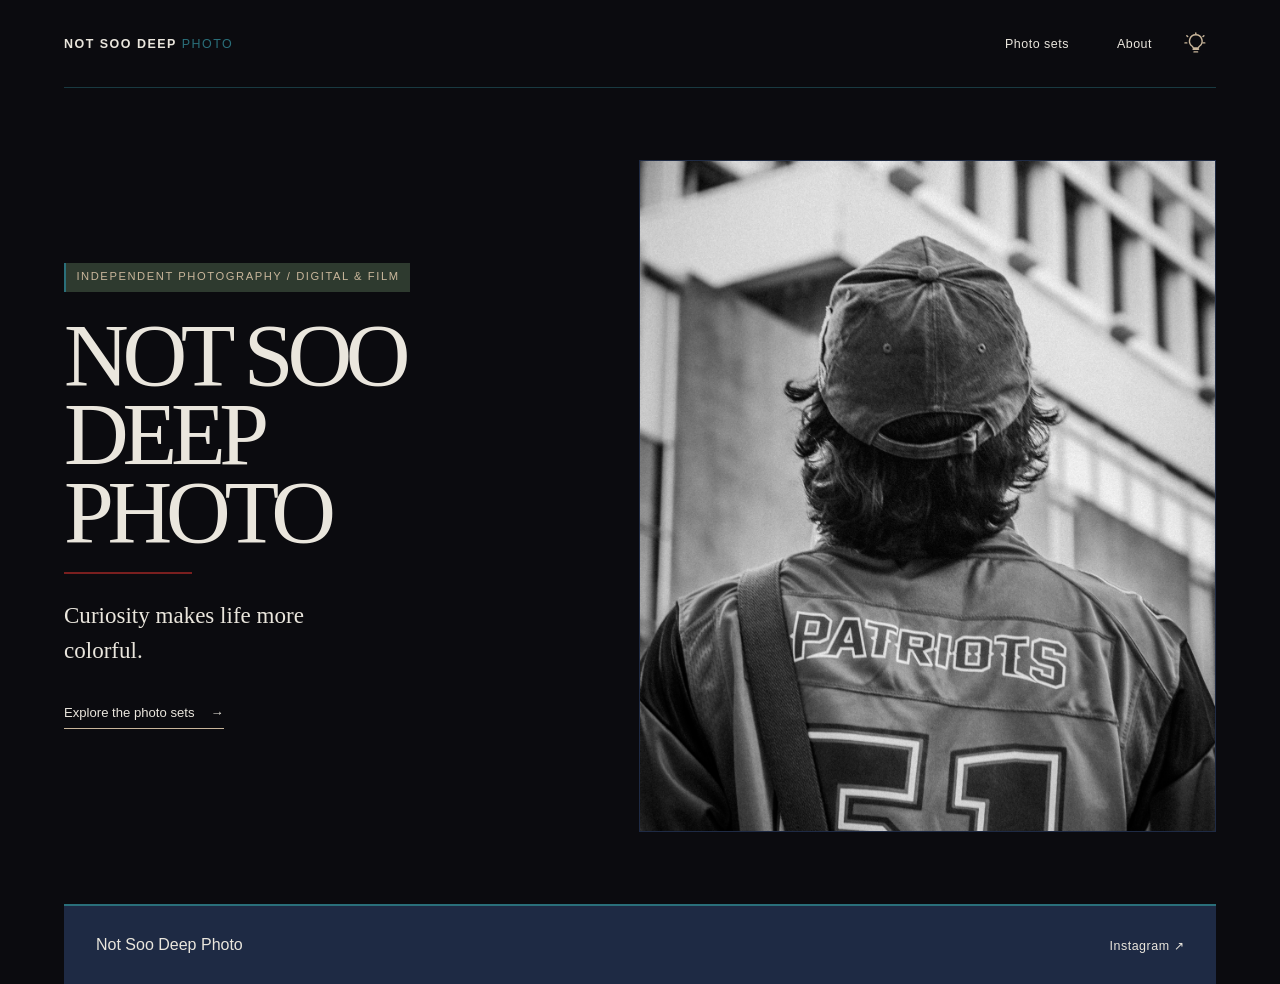
<file: index.html>
<!doctype html>
<html lang="en">
  <head>
    <meta charset="utf-8">
    <meta name="viewport" content="width=device-width, initial-scale=1">
    <meta name="color-scheme" content="dark light">
    <meta name="theme-color" content="#0B0B0F">
    <meta name="description" content="Not Soo Deep Photo - digital and film photography by Daniel.">
    <title>Not Soo Deep Photo</title>
    <script src="theme.js"></script>
    <link rel="stylesheet" href="styles.css">
    <script src="photo-viewer.js" defer></script>
  </head>
  <body class="home-page">
    <a class="skip-link" href="#main">Skip to content</a>
    <header class="site-header">
      <a class="brand" href="index.html" aria-label="Not Soo Deep Photo home">NOT SOO DEEP <span>PHOTO</span></a>
      <div class="site-controls">
        <nav class="site-nav" aria-label="Main navigation">
          <a href="projects.html">Photo sets</a>
          <a href="about.html">About</a>
        </nav>
        <button class="theme-toggle" type="button" aria-label="Turn light theme on" aria-pressed="false">
          <svg viewBox="0 0 24 24" aria-hidden="true">
            <path class="bulb-glass" d="M9 18h6m-5 3h4m-2-19a7 7 0 0 0-4 12.75c.6.4 1 1 1 1.75h6c0-.75.4-1.35 1-1.75A7 7 0 0 0 12 2Z" />
            <path d="M12 1V0m8 4 1-1m-18 1L2 3m18 8h2M2 11H0" />
          </svg>
        </button>
      </div>
    </header>

    <main id="main">
      <section class="home-hero" aria-labelledby="home-title">
        <div class="hero-copy">
          <p class="eyebrow">Independent photography / digital &amp; film</p>
          <h1 id="home-title">NOT SOO<br>DEEP PHOTO</h1>
          <p class="hero-intro">Curiosity makes life more colorful.</p>
          <a class="text-link" href="projects.html">Explore the photo sets <span aria-hidden="true">&rarr;</span></a>
        </div>
        <figure class="hero-image">
          <button class="photo-trigger" type="button">
            <img
              src="photos/bnw/Digital/11-1-26-11.jpg"
              alt="A person in a Patriots jersey, photographed from behind."
              fetchpriority="high"
              decoding="async">
          </button>
          <figcaption class="photo-description">Black and white / digital</figcaption>
        </figure>
      </section>
    </main>

    <dialog class="photo-dialog" aria-label="Photo details">
      <button class="photo-dialog-close" type="button" aria-label="Close photo details">&times;</button>
      <figure>
        <img class="photo-dialog-image" alt="">
        <figcaption class="photo-dialog-caption"></figcaption>
      </figure>
    </dialog>

    <footer class="site-footer">
      <span>Not Soo Deep Photo</span>
      <a href="https://instagram.com/not_soo_deep" target="_blank" rel="noopener noreferrer">Instagram <span aria-hidden="true">&nearr;</span></a>
    </footer>
  </body>
</html>
</file>
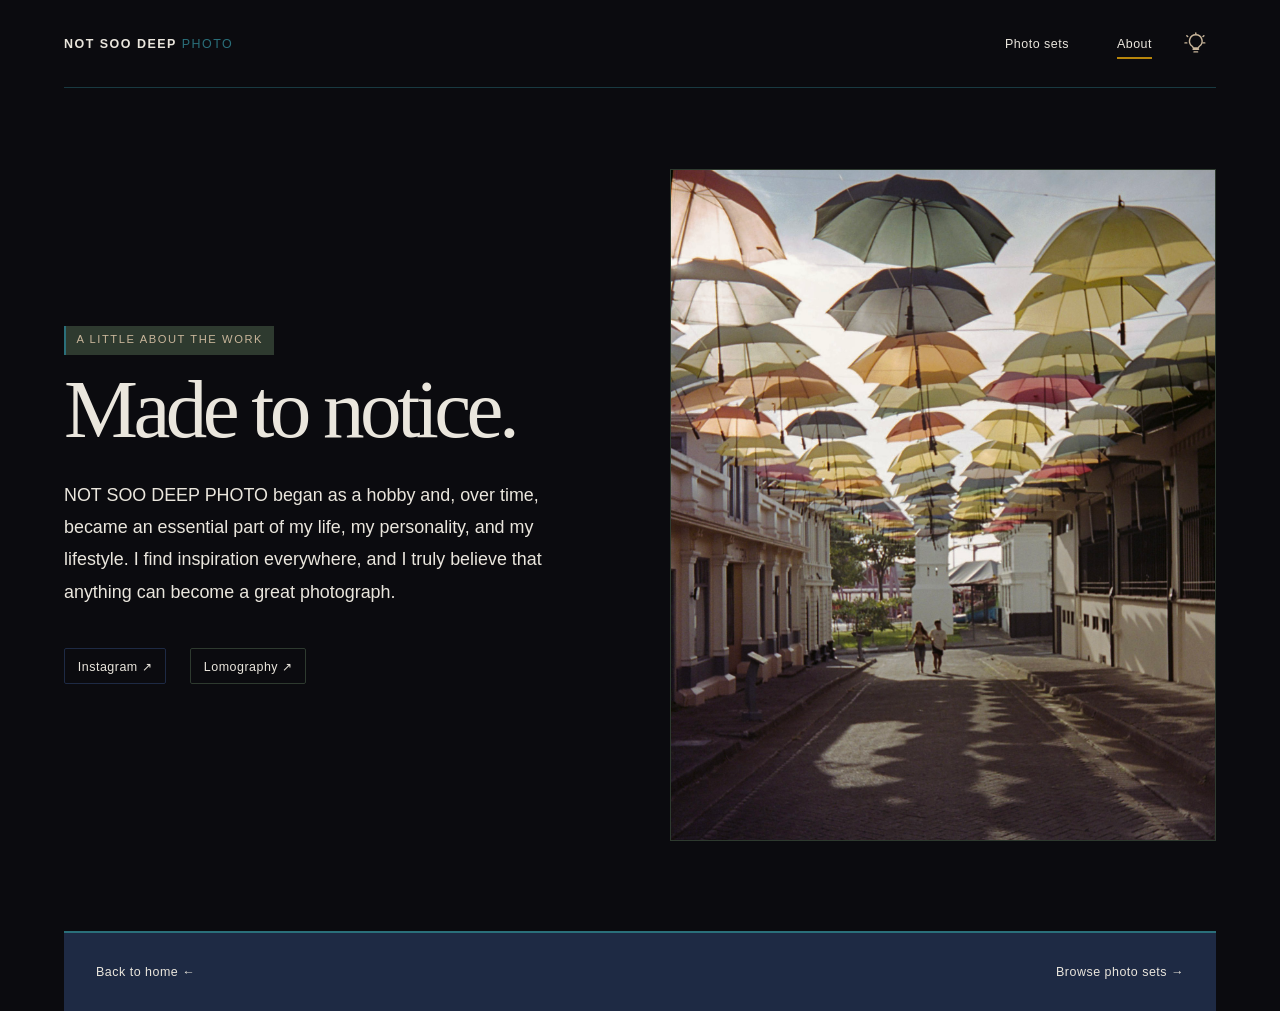
<file: about.html>
<!doctype html>
<html lang="en">
  <head>
    <meta charset="utf-8">
    <meta name="viewport" content="width=device-width, initial-scale=1">
    <meta name="color-scheme" content="dark light">
    <meta name="theme-color" content="#0B0B0F">
    <meta name="description" content="About Not Soo Deep Photo and the ideas behind the work.">
    <title>About - Not Soo Deep Photo</title>
    <script src="theme.js"></script>
    <link rel="stylesheet" href="styles.css">
    <script src="photo-viewer.js" defer></script>
  </head>
  <body>
    <a class="skip-link" href="#main">Skip to content</a>
    <header class="site-header">
      <a class="brand" href="index.html" aria-label="Not Soo Deep Photo home">NOT SOO DEEP <span>PHOTO</span></a>
      <div class="site-controls">
        <nav class="site-nav" aria-label="Main navigation">
          <a href="projects.html">Photo sets</a>
          <a href="about.html" aria-current="page">About</a>
        </nav>
        <button class="theme-toggle" type="button" aria-label="Turn light theme on" aria-pressed="false">
          <svg viewBox="0 0 24 24" aria-hidden="true">
            <path class="bulb-glass" d="M9 18h6m-5 3h4m-2-19a7 7 0 0 0-4 12.75c.6.4 1 1 1 1.75h6c0-.75.4-1.35 1-1.75A7 7 0 0 0 12 2Z" />
            <path d="M12 1V0m8 4 1-1m-18 1L2 3m18 8h2M2 11H0" />
          </svg>
        </button>
      </div>
    </header>

    <main id="main" class="page-main">
      <section class="about-layout" aria-labelledby="about-title">
        <div class="about-copy">
          <p class="eyebrow">A little about the work</p>
          <h1 id="about-title">Made to notice.</h1>
          <p>
            NOT SOO DEEP PHOTO began as a hobby and, over time, became an essential part of my life, my personality, and my lifestyle. I find inspiration everywhere, and I truly believe that anything can become a great photograph.
          </p>
          <nav class="social-links" aria-label="Elsewhere">
            <a href="https://instagram.com/not_soo_deep" target="_blank" rel="noopener noreferrer">Instagram <span aria-hidden="true">&nearr;</span></a>
            <a href="https://www.lomography.com/homes/not_soo_deep" target="_blank" rel="noopener noreferrer">Lomography <span aria-hidden="true">&nearr;</span></a>
          </nav>
        </div>
        <figure class="about-image">
          <button class="photo-trigger" type="button">
            <img
              src="photos/film/Kodak EC200 - Portra 400/17-img17.jpg"
              alt="A seated portrait framed by the arches of a building."
              loading="lazy"
              decoding="async">
          </button>
          <figcaption class="photo-description">Kodak EC200 / Portra 400</figcaption>
        </figure>
      </section>
    </main>

    <dialog class="photo-dialog" aria-label="Photo details">
      <button class="photo-dialog-close" type="button" aria-label="Close photo details">&times;</button>
      <figure>
        <img class="photo-dialog-image" alt="">
        <figcaption class="photo-dialog-caption"></figcaption>
      </figure>
    </dialog>

    <footer class="site-footer">
      <a href="index.html">Back to home <span aria-hidden="true">&larr;</span></a>
      <a href="projects.html">Browse photo sets <span aria-hidden="true">&rarr;</span></a>
    </footer>
  </body>
</html>
</file>
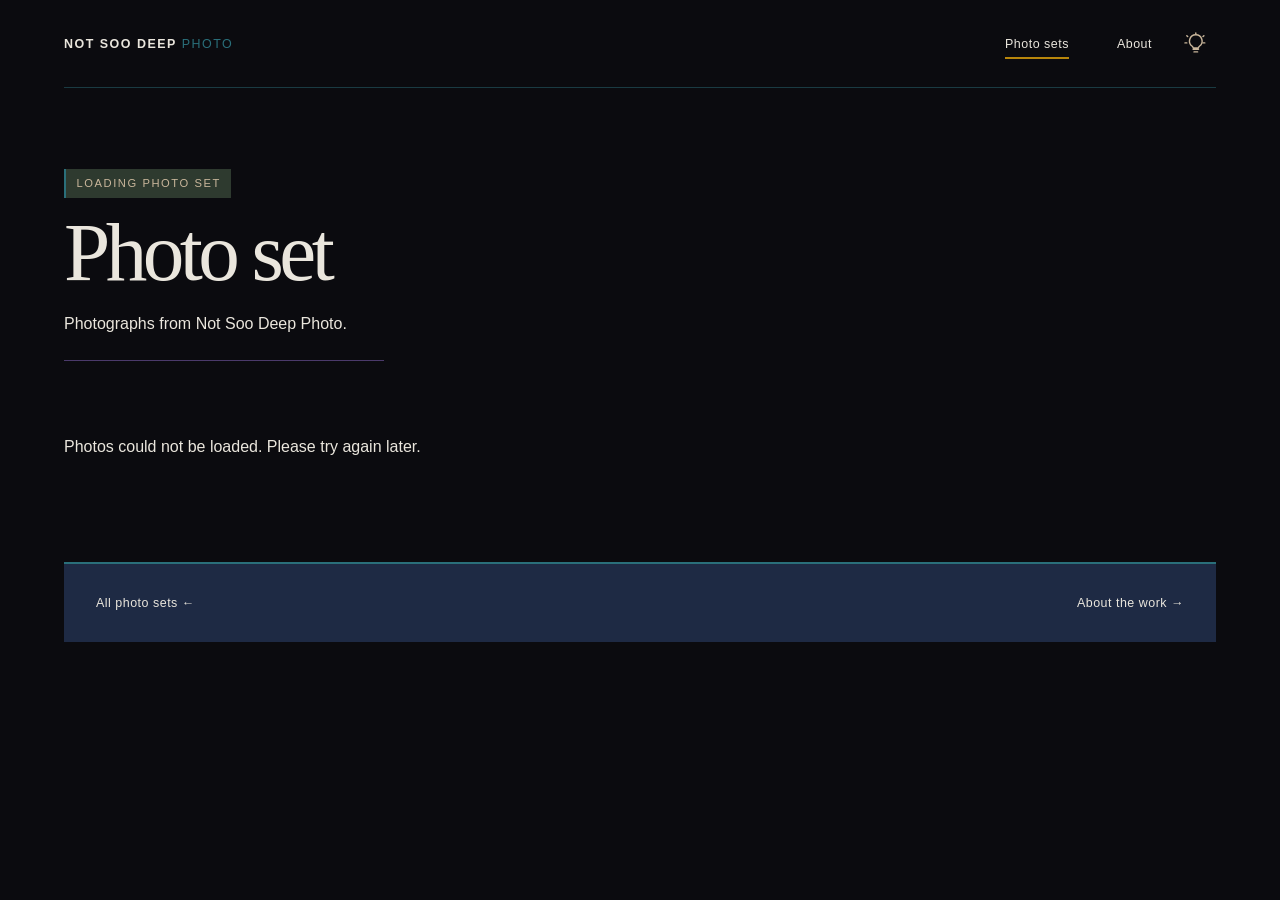
<file: bnw.html>
<!doctype html>
<html lang="en">
  <head>
    <meta charset="utf-8">
    <meta http-equiv="refresh" content="0; url=photo-set.html?set=bnw">
    <link rel="canonical" href="photo-set.html?set=bnw">
    <title>Black and White - Not Soo Deep Photo</title>
    <script>window.location.replace("photo-set.html?set=bnw");</script>
  </head>
  <body>
    <p>This photo set has moved. <a href="photo-set.html?set=bnw">View Black and White</a>.</p>
  </body>
</html>
</file>
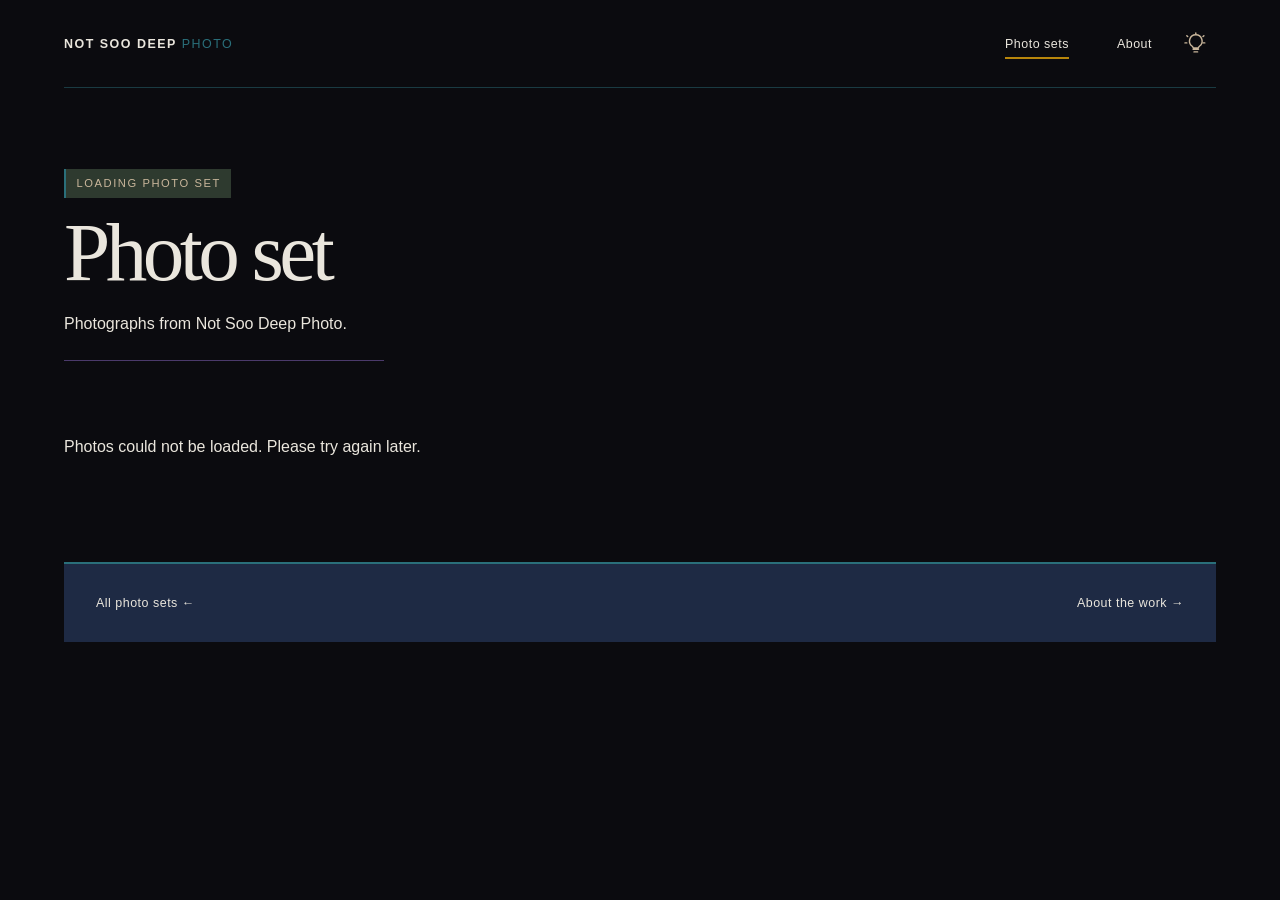
<file: film.html>
<!doctype html>
<html lang="en">
  <head>
    <meta charset="utf-8">
    <meta http-equiv="refresh" content="0; url=photo-set.html?set=film">
    <link rel="canonical" href="photo-set.html?set=film">
    <title>Shot on Film - Not Soo Deep Photo</title>
    <script>window.location.replace("photo-set.html?set=film");</script>
  </head>
  <body>
    <p>This photo set has moved. <a href="photo-set.html?set=film">View Shot on Film</a>.</p>
  </body>
</html>
</file>
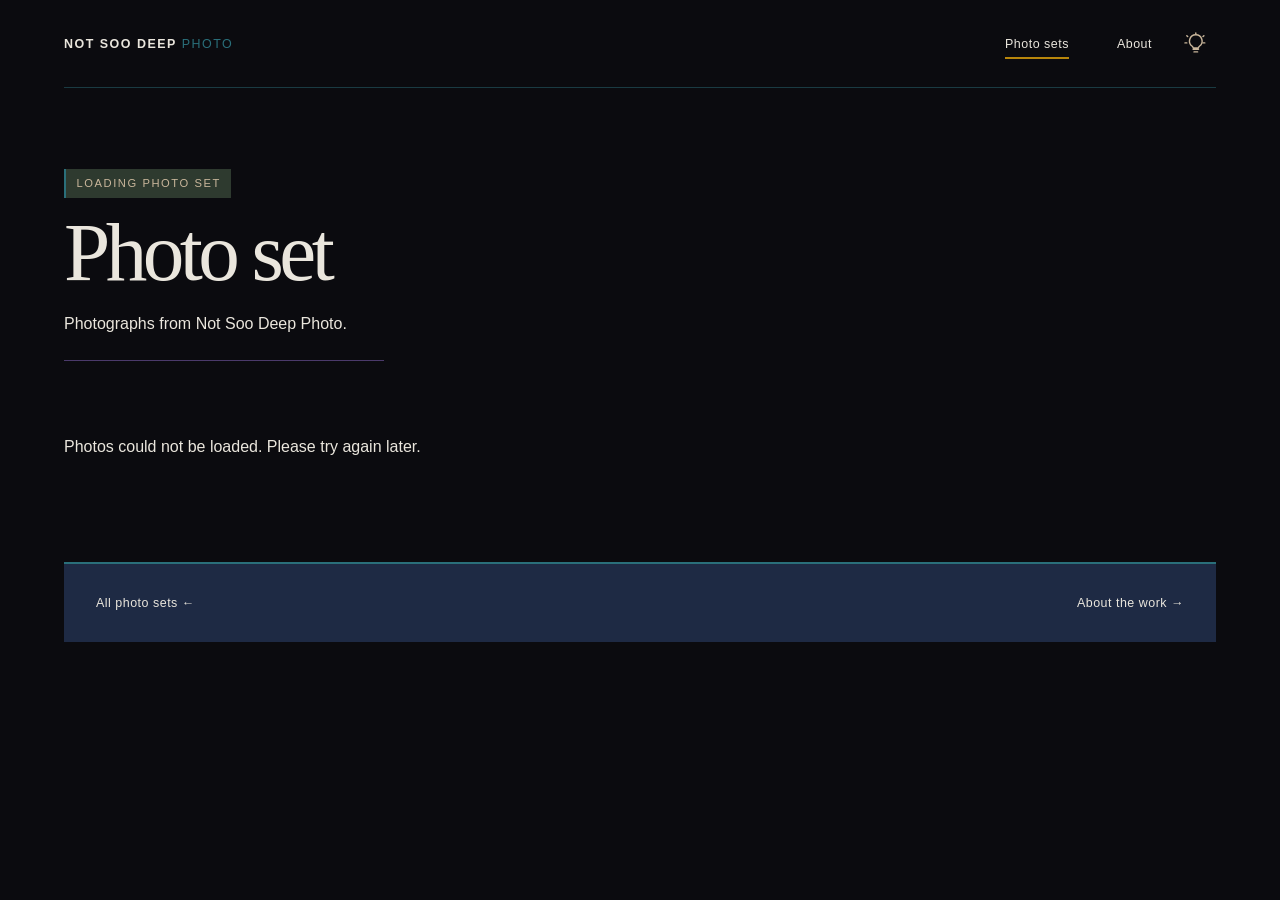
<file: photo-set.html>
<!doctype html>
<html lang="en">
  <head>
    <meta charset="utf-8">
    <meta name="viewport" content="width=device-width, initial-scale=1">
    <meta name="color-scheme" content="dark light">
    <meta name="theme-color" content="#0B0B0F">
    <meta name="description" content="Browse photographs from Not Soo Deep Photo.">
    <title>Photo Set - Not Soo Deep Photo</title>
    <script src="theme.js"></script>
    <link rel="stylesheet" href="styles.css">
    <script src="photo-sets.js" defer></script>
    <script src="photo-masonry.js" defer></script>
    <script src="photo-viewer.js" defer></script>
    <script src="photo-library.js" defer></script>
  </head>
  <body>
    <a class="skip-link" href="#main">Skip to content</a>
    <header class="site-header">
      <a class="brand" href="index.html" aria-label="Not Soo Deep Photo home">NOT SOO DEEP <span>PHOTO</span></a>
      <div class="site-controls">
        <nav class="site-nav" aria-label="Main navigation">
          <a href="projects.html" aria-current="page">Photo sets</a>
          <a href="about.html">About</a>
        </nav>
        <button class="theme-toggle" type="button" aria-label="Turn light theme on" aria-pressed="false">
          <svg viewBox="0 0 24 24" aria-hidden="true">
            <path class="bulb-glass" d="M9 18h6m-5 3h4m-2-19a7 7 0 0 0-4 12.75c.6.4 1 1 1 1.75h6c0-.75.4-1.35 1-1.75A7 7 0 0 0 12 2Z" />
            <path d="M12 1V0m8 4 1-1m-18 1L2 3m18 8h2M2 11H0" />
          </svg>
        </button>
      </div>
    </header>

    <main id="main" class="page-main" data-photo-set-page>
      <header class="page-heading">
        <p class="eyebrow">Loading photo set</p>
        <h1>Photo set</h1>
        <p>Photographs from Not Soo Deep Photo.</p>
      </header>
      <p data-photo-library-error hidden role="status"></p>
      <section class="photo-grid" aria-label="Photographs"></section>
    </main>

    <dialog class="photo-dialog" aria-label="Photo details">
      <button class="photo-dialog-close" type="button" aria-label="Close photo details">&times;</button>
      <figure>
        <img class="photo-dialog-image" alt="">
        <figcaption class="photo-dialog-caption"></figcaption>
      </figure>
    </dialog>

    <footer class="site-footer">
      <a href="projects.html">All photo sets <span aria-hidden="true">&larr;</span></a>
      <a href="about.html">About the work <span aria-hidden="true">&rarr;</span></a>
    </footer>
  </body>
</html>
</file>
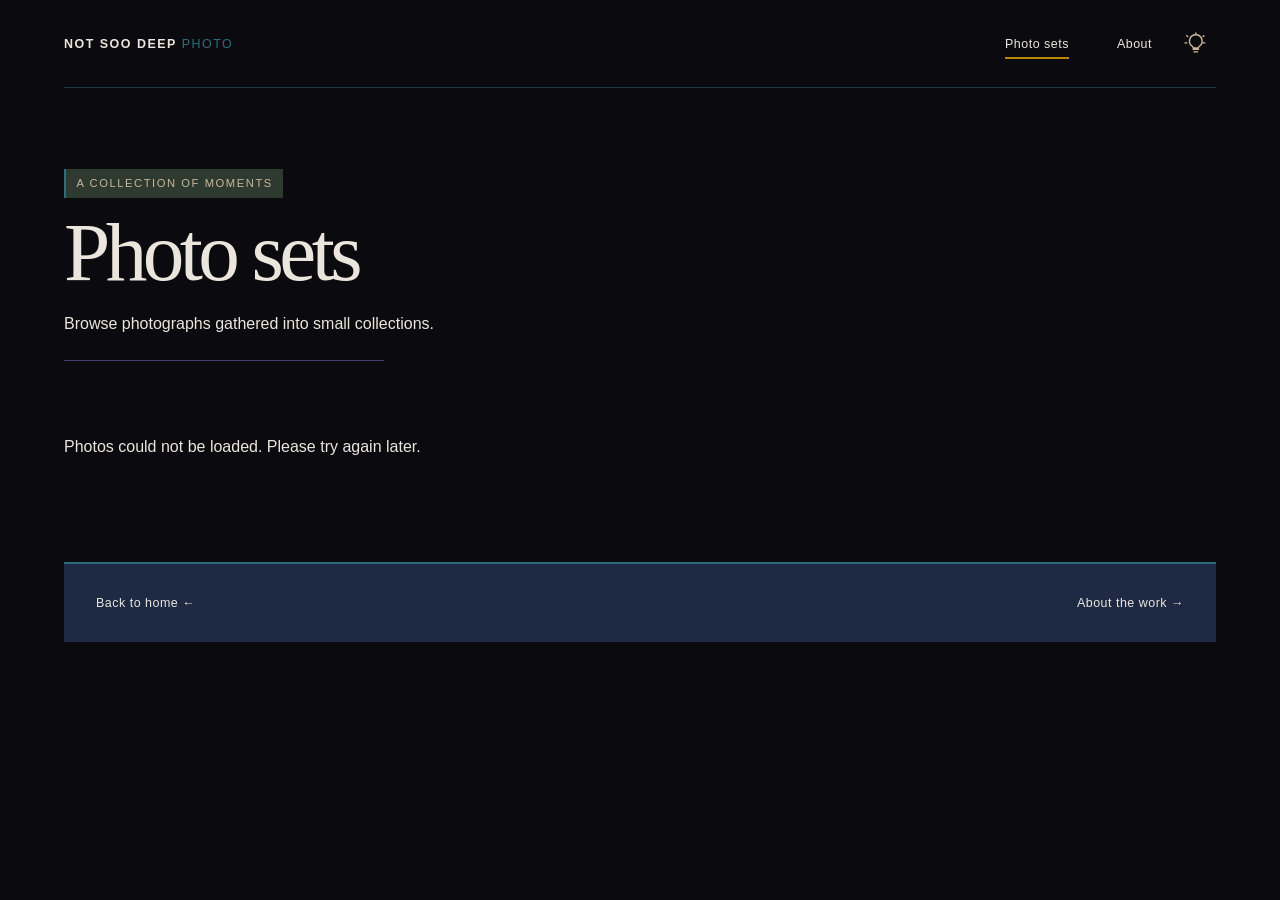
<file: projects.html>
<!doctype html>
<html lang="en">
  <head>
    <meta charset="utf-8">
    <meta name="viewport" content="width=device-width, initial-scale=1">
    <meta name="color-scheme" content="dark light">
    <meta name="theme-color" content="#0B0B0F">
    <meta name="description" content="Browse digital black-and-white photography and photographs shot on film.">
    <title>Photo Sets - Not Soo Deep Photo</title>
    <script src="theme.js"></script>
    <link rel="stylesheet" href="styles.css">
    <script src="photo-sets.js" defer></script>
    <script src="photo-viewer.js" defer></script>
    <script src="photo-library.js" defer></script>
  </head>
  <body>
    <a class="skip-link" href="#main">Skip to content</a>
    <header class="site-header">
      <a class="brand" href="index.html" aria-label="Not Soo Deep Photo home">NOT SOO DEEP <span>PHOTO</span></a>
      <div class="site-controls">
        <nav class="site-nav" aria-label="Main navigation">
          <a href="projects.html" aria-current="page">Photo sets</a>
          <a href="about.html">About</a>
        </nav>
        <button class="theme-toggle" type="button" aria-label="Turn light theme on" aria-pressed="false">
          <svg viewBox="0 0 24 24" aria-hidden="true">
            <path class="bulb-glass" d="M9 18h6m-5 3h4m-2-19a7 7 0 0 0-4 12.75c.6.4 1 1 1 1.75h6c0-.75.4-1.35 1-1.75A7 7 0 0 0 12 2Z" />
            <path d="M12 1V0m8 4 1-1m-18 1L2 3m18 8h2M2 11H0" />
          </svg>
        </button>
      </div>
    </header>

    <main id="main" class="page-main">
      <header class="page-heading">
        <p class="eyebrow">A collection of moments</p>
        <h1>Photo sets</h1>
        <p>Browse photographs gathered into small collections.</p>
      </header>

      <p data-photo-library-error hidden role="status"></p>
      <section class="collection-grid" aria-label="Photo collections"></section>
    </main>

    <dialog class="photo-dialog" aria-label="Photo details">
      <button class="photo-dialog-close" type="button" aria-label="Close photo details">&times;</button>
      <figure>
        <img class="photo-dialog-image" alt="">
        <figcaption class="photo-dialog-caption"></figcaption>
      </figure>
    </dialog>

    <footer class="site-footer">
      <a href="index.html">Back to home <span aria-hidden="true">&larr;</span></a>
      <a href="about.html">About the work <span aria-hidden="true">&rarr;</span></a>
    </footer>
  </body>
</html>
</file>
<file: styles.css>
:root {
  color-scheme: dark;
  --deep-ink: #0B0B0F;
  --midnight-blue: #1E2A44;
  --film-red: #7A1F1F;
  --forest-shade: #2E3A2F;
  --astral-purple: #4B3A6B;
  --paper-white: #EAE6DD;
  --slate-grey: #6B7280;
  --vintage-beige: #C9B69B;
  --amber-gold: #B8860B;
  --teal-dream: #2A6F7A;
  --page-background: var(--deep-ink);
  --page-foreground: var(--paper-white);
  --panel-background: var(--midnight-blue);
  --panel-foreground: var(--paper-white);
  --secondary-foreground: var(--paper-white);
  --muted-foreground: var(--vintage-beige);
  --eyebrow-background: var(--forest-shade);
  --eyebrow-foreground: var(--vintage-beige);
  --control-background: var(--deep-ink);
  --control-foreground: var(--paper-white);
  --focus-color: var(--vintage-beige);
  --hover-foreground: var(--amber-gold);
  --image-border: rgb(234 230 221 / 18%);
  --page-gutter: clamp(1.25rem, 5vw, 5rem);
  --content-width: 90rem;
  --serif: "Iowan Old Style", "Palatino Linotype", "Book Antiqua", Georgia, serif;
  --sans: "Helvetica Neue", Helvetica, Arial, sans-serif;
}

[data-theme="light"] {
  color-scheme: light;
  --page-background: var(--paper-white);
  --page-foreground: var(--deep-ink);
  --panel-background: var(--vintage-beige);
  --panel-foreground: var(--deep-ink);
  --secondary-foreground: var(--midnight-blue);
  --muted-foreground: var(--forest-shade);
  --eyebrow-foreground: var(--paper-white);
  --control-background: var(--paper-white);
  --control-foreground: var(--deep-ink);
  --focus-color: var(--midnight-blue);
  --hover-foreground: var(--film-red);
  --image-border: rgb(11 11 15 / 24%);
}

* {
  box-sizing: border-box;
}

html {
  color-scheme: dark;
  scroll-behavior: smooth;
}

body {
  min-width: 20rem;
  min-height: 100vh;
  margin: 0;
  background: var(--page-background);
  color: var(--page-foreground);
  font-family: var(--sans);
  -webkit-font-smoothing: antialiased;
}

button,
a {
  font: inherit;
}

a {
  color: inherit;
}

a:focus-visible {
  outline: 2px solid var(--vintage-beige);
  outline-offset: 5px;
}

img {
  display: block;
  max-width: 100%;
}

figure {
  margin: 0;
}

.skip-link {
  position: absolute;
  z-index: 2;
  top: 1rem;
  left: 1rem;
  padding: 0.75rem 1rem;
  transform: translateY(-180%);
  background: var(--paper-white);
  color: var(--deep-ink);
}

.skip-link:focus {
  transform: translateY(0);
}

.site-header,
.site-footer {
  display: flex;
  align-items: center;
  justify-content: space-between;
  gap: 1rem;
  width: min(100% - var(--page-gutter) * 2, var(--content-width));
  margin-inline: auto;
}

.site-header {
  min-height: 5.5rem;
  border-bottom: 1px solid rgb(42 111 122 / 48%);
  animation: arrive 700ms both;
}

.site-controls {
  display: flex;
  align-items: center;
  gap: clamp(0.75rem, 2vw, 1.5rem);
}

.theme-toggle {
  display: grid;
  width: 2.5rem;
  height: 2.5rem;
  padding: 0.45rem;
  place-items: center;
  border: 1px solid transparent;
  border-radius: 2px;
  background: transparent;
  color: var(--muted-foreground);
  cursor: pointer;
  transition: border-color 220ms ease, color 220ms ease;
}

.theme-toggle svg {
  width: 1.35rem;
  height: 1.35rem;
  overflow: visible;
  fill: none;
  stroke: currentColor;
  stroke-linecap: round;
  stroke-linejoin: round;
  stroke-width: 1.6;
}

.theme-toggle .bulb-glass {
  transition: fill 220ms ease, filter 220ms ease;
}

[data-theme="light"] .theme-toggle {
  color: var(--amber-gold);
}

[data-theme="light"] .theme-toggle .bulb-glass {
  fill: var(--amber-gold);
  filter: drop-shadow(0 0 3px rgb(184 134 11 / 35%));
}

.theme-toggle:hover {
  border-color: var(--teal-dream);
  color: var(--hover-foreground);
}

.theme-toggle:focus-visible {
  outline: 2px solid var(--focus-color);
  outline-offset: 3px;
}

.brand {
  font-size: 0.78rem;
  font-weight: 700;
  letter-spacing: 0.12em;
  text-decoration: none;
}

.brand span {
  color: var(--teal-dream);
  font-weight: 400;
}

.site-nav {
  display: flex;
  gap: clamp(1.25rem, 4vw, 3rem);
}

.site-nav a,
.social-links a,
.site-footer a {
  font-size: 0.78rem;
  letter-spacing: 0.04em;
  text-decoration: none;
}

.site-nav a {
  position: relative;
  padding-block: 0.5rem;
}

.site-nav a::after {
  position: absolute;
  right: 0;
  bottom: 0;
  left: 0;
  height: 1px;
  background: var(--film-red);
  content: "";
  transform: scaleX(0);
  transform-origin: left;
  transition: transform 240ms ease;
}

.site-nav a:hover::after,
.site-nav a[aria-current="page"]::after {
  transform: scaleX(1);
}

.site-nav a[aria-current="page"]::after {
  height: 2px;
  background: var(--amber-gold);
}

.home-hero {
  display: grid;
  grid-template-columns: minmax(0, 0.9fr) minmax(18rem, 1.1fr);
  align-items: center;
  gap: clamp(2.5rem, 8vw, 8rem);
  width: min(100% - var(--page-gutter) * 2, var(--content-width));
  min-height: min(48rem, calc(100svh - 8rem));
  margin-inline: auto;
  padding-block: clamp(3rem, 8vh, 7rem);
}

.hero-copy {
  padding-block: 2rem;
  animation: arrive 850ms 100ms both;
}

.eyebrow,
.collection-kicker {
  margin: 0;
  color: var(--muted-foreground);
  font-size: 0.7rem;
  letter-spacing: 0.14em;
  line-height: 1.6;
  text-transform: uppercase;
}

.eyebrow {
  display: table;
  padding: 0.35rem 0.65rem;
  border-left: 2px solid var(--teal-dream);
  background: var(--eyebrow-background);
  color: var(--eyebrow-foreground);
}

.collection-kicker::before {
  display: inline-block;
  width: 0.45rem;
  height: 0.45rem;
  margin-right: 0.5rem;
  border-radius: 50%;
  background: var(--amber-gold);
  content: "";
  vertical-align: 0.02rem;
}

.home-hero h1 {
  margin: 1.5rem 0;
  font-family: var(--serif);
  font-size: clamp(3.2rem, 7vw, 7.5rem);
  font-weight: 400;
  letter-spacing: -0.07em;
  line-height: 0.88;
}

.home-hero h1::after {
  display: block;
  width: clamp(4rem, 11vw, 8rem);
  height: 2px;
  margin-top: 1.25rem;
  background: var(--film-red);
  content: "";
}

.hero-intro {
  max-width: 19rem;
  margin: 0 0 2.25rem;
  color: var(--secondary-foreground);
  font-family: var(--serif);
  font-size: clamp(1.15rem, 1.8vw, 1.5rem);
  line-height: 1.5;
}

.text-link {
  display: inline-flex;
  align-items: center;
  gap: 1rem;
  padding-bottom: 0.5rem;
  border-bottom: 1px solid var(--vintage-beige);
  font-size: 0.82rem;
  text-decoration: none;
}

.text-link span,
.site-footer a span,
.collection-title span,
.social-links a span {
  display: inline-block;
  transition: transform 220ms ease;
}

.text-link:hover span,
.site-footer a:hover span,
.collection-card:hover .collection-title span,
.social-links a:hover span {
  transform: translate(3px, -2px);
}

.hero-image {
  animation: arrive 950ms 180ms both;
}

.hero-image img {
  width: 100%;
  max-height: 42rem;
  aspect-ratio: 0.8;
  border: 1px solid var(--midnight-blue);
  background: var(--midnight-blue);
  box-shadow: 12px 12px 0 -7px var(--film-red), -12px -12px 0 -7px var(--astral-purple);
  object-fit: cover;
  object-position: center 42%;
}

.photo-trigger {
  display: block;
  width: 100%;
  padding: 0;
  overflow: hidden;
  border: 0;
  background: transparent;
  color: inherit;
  cursor: zoom-in;
  text-align: left;
}

.photo-trigger:focus-visible {
  outline: 2px solid var(--focus-color);
  outline-offset: 4px;
}

.has-photo-viewer .photo-description,
.has-photo-viewer .collection-kicker {
  position: absolute;
  width: 1px;
  height: 1px;
  padding: 0;
  overflow: hidden;
  clip: rect(0, 0, 0, 0);
  white-space: nowrap;
  border: 0;
}

.photo-dialog {
  width: min(54rem, calc(100vw - 2rem));
  max-width: none;
  max-height: calc(100dvh - 2rem);
  padding: clamp(1rem, 3vw, 2rem);
  overflow: auto;
  border: 1px solid var(--teal-dream);
  background: var(--panel-background);
  color: var(--panel-foreground);
}

.photo-dialog[open] {
  animation: arrive 220ms both;
}

.photo-dialog::backdrop {
  background: rgb(11 11 15 / 88%);
}

.photo-dialog-close {
  display: grid;
  width: 2rem;
  height: 2rem;
  margin: 0 0 0.75rem auto;
  padding: 0;
  place-items: center;
  border: 0;
  background: transparent;
  color: var(--muted-foreground);
  cursor: pointer;
  font-size: 1.75rem;
  line-height: 1;
}

.photo-dialog-close:hover {
  color: var(--hover-foreground);
}

.photo-dialog-close:focus-visible {
  outline: 2px solid var(--focus-color);
  outline-offset: 2px;
}

.photo-dialog-image {
  width: auto;
  max-width: 100%;
  max-height: min(70dvh, 52rem);
  margin-inline: auto;
  object-fit: contain;
}

.photo-dialog figcaption {
  margin-top: 1rem;
  padding-top: 0.8rem;
  border-top: 1px solid var(--film-red);
  color: var(--muted-foreground);
  font-size: 0.75rem;
  letter-spacing: 0.1em;
  text-align: center;
  text-transform: uppercase;
}

.photo-dialog figcaption:empty {
  display: none;
}

.hero-image figcaption,
.about-image figcaption {
  margin-top: 0.75rem;
  color: var(--muted-foreground);
  font-size: 0.68rem;
  letter-spacing: 0.1em;
  text-transform: uppercase;
}

.page-main {
  width: min(100% - var(--page-gutter) * 2, var(--content-width));
  margin-inline: auto;
  padding-block: clamp(3.5rem, 9vh, 7rem) clamp(4rem, 10vh, 8rem);
}

.page-heading {
  position: relative;
  max-width: 48rem;
  margin-bottom: clamp(3rem, 6vw, 5.5rem);
  padding-bottom: 1.5rem;
  animation: arrive 750ms 80ms both;
}

.page-heading::after {
  position: absolute;
  bottom: 0;
  left: 0;
  width: min(100%, 20rem);
  height: 1px;
  background: var(--astral-purple);
  content: "";
}

.page-heading h1,
.about-copy h1 {
  margin: 0.8rem 0 1rem;
  font-family: var(--serif);
  font-size: clamp(2.8rem, 6.5vw, 6rem);
  font-weight: 400;
  letter-spacing: -0.055em;
  line-height: 1;
}

.page-heading > p:last-child {
  max-width: 38rem;
  margin: 0;
  color: var(--secondary-foreground);
  font-size: 1rem;
  line-height: 1.7;
}

.collection-grid {
  display: grid;
  grid-template-columns: repeat(2, minmax(0, 1fr));
  gap: clamp(1.25rem, 3vw, 3rem);
}

.collection-card {
  display: block;
  text-decoration: none;
}

.collection-card .photo-trigger img {
  width: 100%;
  aspect-ratio: 1.16;
  border: 1px solid var(--midnight-blue);
  background: var(--panel-background);
  object-fit: cover;
  transition: border-color 350ms ease, filter 350ms ease, transform 500ms ease;
}

.collection-card:first-child .photo-trigger img {
  box-shadow: inset 0 0 0 1px var(--forest-shade);
}

.collection-card:last-child .photo-trigger img {
  border-color: var(--astral-purple);
  box-shadow: 0 8px 26px rgb(75 58 107 / 17%);
}

.collection-card:hover .photo-trigger img {
  border-color: var(--teal-dream);
  filter: brightness(0.9);
  transform: scale(1.012);
}

.collection-info {
  display: grid;
  gap: 0.6rem;
  margin-top: 0.8rem;
  padding: 1rem 1.15rem 1.2rem;
  border-left: 2px solid var(--forest-shade);
  background: var(--panel-background);
  color: var(--panel-foreground);
  transition: border-color 240ms ease;
}

.collection-card:last-child .collection-info {
  border-left-color: var(--astral-purple);
}

.collection-card:hover .collection-info {
  border-left-color: var(--teal-dream);
}

.collection-title {
  display: flex;
  align-items: center;
  justify-content: space-between;
  gap: 1rem;
  font-family: var(--serif);
  font-size: clamp(1.4rem, 2.7vw, 2.2rem);
  letter-spacing: -0.035em;
}

.collection-title span {
  color: var(--muted-foreground);
}

.collection-info > a {
  color: inherit;
  text-decoration: none;
}

.collection-info > a:hover {
  color: var(--hover-foreground);
}

.photo-grid {
  display: grid;
  grid-template-columns: repeat(auto-fit, minmax(min(100%, 20rem), 1fr));
  align-items: start;
  gap: clamp(1rem, 2vw, 2rem);
}

.photo-grid.is-masonry {
  grid-auto-rows: 8px;
}

.photo-grid figure {
  position: relative;
  overflow: hidden;
  padding: 0.4rem;
  border-top: 1px solid var(--midnight-blue);
  border-right: 1px solid var(--midnight-blue);
  border-bottom: 1px solid var(--slate-grey);
  border-left: 1px solid var(--forest-shade);
  background: var(--panel-background);
  animation: arrive 650ms both;
}

.photo-grid figure:nth-child(4n + 1) {
  border-top-color: var(--film-red);
}

.photo-grid figure:nth-child(4n + 2) {
  border-top-color: var(--astral-purple);
  animation-delay: 90ms;
}

.photo-grid figure:nth-child(4n + 3) {
  border-top-color: var(--teal-dream);
  border-left-color: var(--teal-dream);
  animation-delay: 180ms;
}

.photo-grid figure:nth-child(4n) {
  border-top-color: var(--amber-gold);
  border-right-color: var(--amber-gold);
  animation-delay: 180ms;
}

.photo-grid .photo-trigger img {
  width: 100%;
  height: auto;
  border: 1px solid var(--image-border);
  background: var(--panel-background);
  transition: filter 350ms ease, transform 650ms ease;
}

.photo-grid figure:hover .photo-trigger img {
  filter: brightness(0.9);
  transform: scale(1.018);
}

.photo-grid figcaption {
  padding-top: 0.7rem;
  color: var(--muted-foreground);
  font-size: 0.68rem;
  letter-spacing: 0.1em;
  text-transform: uppercase;
}

.about-layout {
  display: grid;
  grid-template-columns: minmax(0, 0.9fr) minmax(18rem, 1fr);
  align-items: center;
  gap: clamp(2.5rem, 9vw, 9rem);
  max-width: 72rem;
  min-height: 60vh;
  margin-inline: auto;
}

.about-copy {
  animation: arrive 750ms 80ms both;
}

.about-copy > p:not(.eyebrow) {
  max-width: 34rem;
  margin: 1.75rem 0;
  color: var(--secondary-foreground);
  font-size: clamp(1rem, 1.4vw, 1.2rem);
  line-height: 1.8;
}

.about-image {
  animation: arrive 900ms 160ms both;
}

.about-image img {
  width: 100%;
  max-height: 42rem;
  aspect-ratio: 0.8;
  border: 1px solid var(--forest-shade);
  background: var(--midnight-blue);
  box-shadow: 12px 12px 0 -7px var(--teal-dream), -12px -12px 0 -7px var(--astral-purple);
  object-fit: cover;
}

.social-links {
  display: flex;
  flex-wrap: wrap;
  gap: 1.5rem;
  margin-top: 2.5rem;
}

.social-links a:hover,
.site-footer a:hover {
  color: var(--hover-foreground);
}

.social-links a {
  padding: 0.6rem 0.8rem;
  border: 1px solid var(--midnight-blue);
  border-radius: 2px;
  transition: border-color 220ms ease, color 220ms ease;
}

.social-links a:nth-child(2) {
  border-color: var(--forest-shade);
}

.social-links a:hover {
  border-color: var(--amber-gold);
}

.site-footer {
  min-height: 5rem;
  padding-inline: clamp(1rem, 3vw, 2rem);
  border-top: 2px solid var(--teal-dream);
  background: var(--panel-background);
  color: var(--panel-foreground);
}

@keyframes arrive {
  from {
    opacity: 0;
    transform: translateY(1rem);
  }

  to {
    opacity: 1;
    transform: translateY(0);
  }
}

@media (max-width: 760px) {
  .home-hero,
  .about-layout {
    grid-template-columns: 1fr;
    gap: 2.5rem;
    min-height: auto;
  }

  .home-hero {
    padding-block: 4rem;
  }

  .hero-copy {
    padding-block: 0;
  }

  .hero-image img,
  .about-image img {
    max-height: 38rem;
  }

  .about-layout {
    max-width: 36rem;
  }

}

@media (max-width: 520px) {
  .site-header {
    min-height: 4.5rem;
  }

  .brand {
    font-size: 0.66rem;
    letter-spacing: 0.08em;
  }

  .site-nav {
    gap: 1rem;
  }

  .site-controls {
    gap: 0.65rem;
  }

  .site-nav a,
  .site-footer a {
    font-size: 0.7rem;
  }

  .collection-grid {
    grid-template-columns: 1fr;
  }

  .collection-card .photo-trigger img {
    aspect-ratio: 1.1;
  }

  .site-footer {
    align-items: flex-start;
    padding-block: 1.25rem;
  }
}

@media (prefers-reduced-motion: reduce) {
  *,
  *::before,
  *::after {
    scroll-behavior: auto !important;
    animation-duration: 0.01ms !important;
    animation-iteration-count: 1 !important;
    transition-duration: 0.01ms !important;
  }
}
</file>
